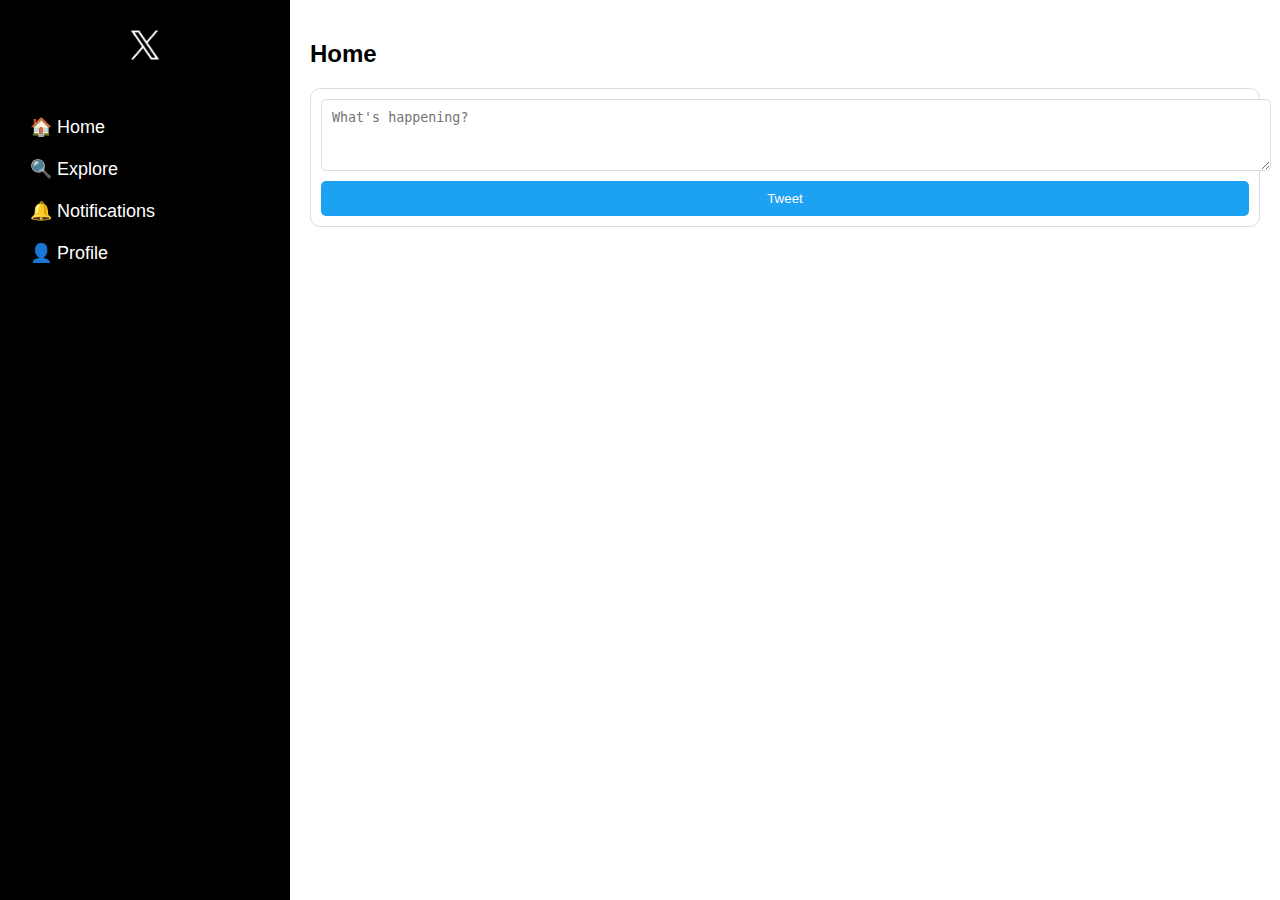
<file: 2nd/index.html>
<!DOCTYPE html>
<html lang="en">
<head>
    <meta charset="UTF-8">
    <meta name="viewport" content="width=device-width, initial-scale=1.0">
    <title>Twitter Clone</title>
    <link rel="stylesheet" href="style.css">
</head>
<body>
    <div class="sidebar">
        <img src="logo.png" class="logo" alt="Twitter Logo">
        <ul>
            <li class="active">🏠 Home</li>
            <li onclick="navigateTo('explore.html')"><a href=explore.html>🔍 Explore</a></li>
            <li onclick="navigateTo('notification.html')"><a href=notification.html>🔔 Notifications</a></li>
            <li onclick="navigateTo('profile.html')"><a href=profile.html>👤 Profile</a></li>
        </ul>
    </div>

    <div class="main-content">
        <div id="home" class="section">
            <h2>Home</h2>
            <div class="tweet-box">
                <textarea id="tweet-input" placeholder="What's happening?"></textarea>
                <button onclick="postTweet()">Tweet</button>
            </div>
            <div id="feed"></div>
        </div>

        <div id="explore" class="section hidden">
            <h2>Explore</h2>
            <p>Trending topics...</p>
        </div>

        <div id="notifications" class="section hidden">
            <h2>Notifications</h2>
            <p>No new notifications</p>
        </div>

        <div id="profile" class="section hidden">
            <h2>Your Profile</h2>
            <p>@username</p>
            <p>Bio goes here...</p>
        </div>
    </div>

    <script src="script.js"></script>
</body>
</html>
</file>
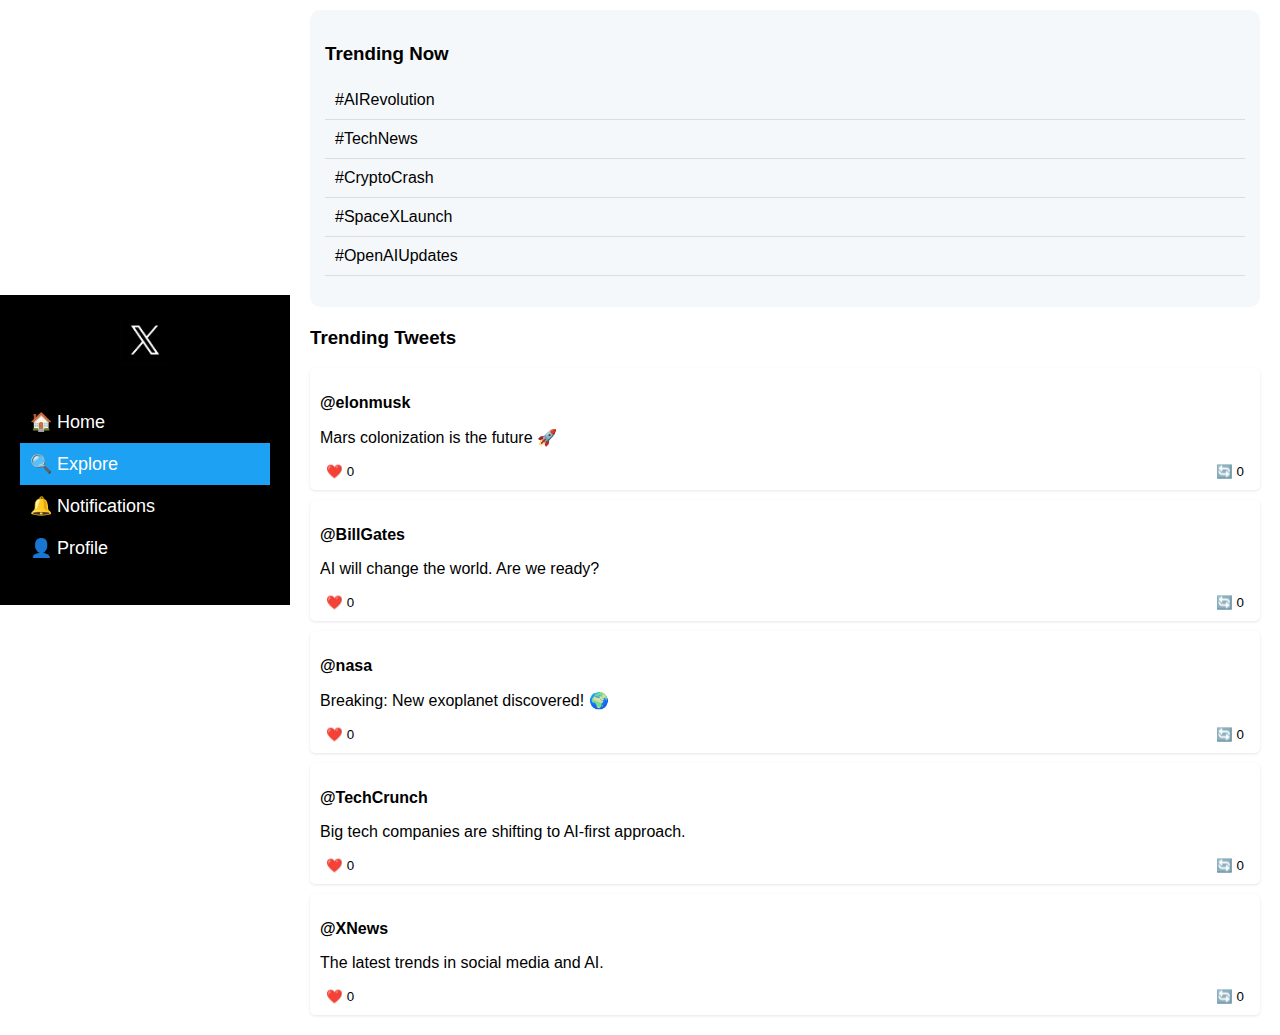
<file: 2nd/explore.html>
<!DOCTYPE html>
<html lang="en">
<head>
    <meta charset="UTF-8">
    <meta name="viewport" content="width=device-width, initial-scale=1.0">
    <title>Explore - Twitter Clone</title>
    <link rel="stylesheet" href="explore.css">
</head>
<body>
    <div class="sidebar">
        <img src="logo.png" class="logo" alt="Twitter Logo">
        <ul>
            <li onclick="navigateTo('index.html')"><a href=index.html>🏠 Home</a></li>
            <li class="active">🔍 Explore</li>
            <li onclick="navigateTo('notification.html')"><a href=notification.html>🔔 Notifications</a></li>
            <li onclick="navigateTo('profile.html')"><a href=profile.html>👤 Profile</a></li>
        </ul>
    </div>

    <div class="main-content">
        <h2>Explore</h2>
        <div class="search-bar">
            <input type="text" id="searchInput" placeholder="Search Twitter">
            <button onclick="searchTweets()">🔍</button>
        </div>

        <div id="trending">
            <h3>Trending Now</h3>
            <ul id="trending-list">
                <!-- Trending topics added dynamically -->
            </ul>
        </div>

        <div id="tweets">
            <h3>Trending Tweets</h3>
            <div id="tweet-feed">
                <!-- Tweets will be dynamically generated here -->
            </div>
        </div>
    </div>

    <script src="explore.js"></script>
</body>
</html>
</file>
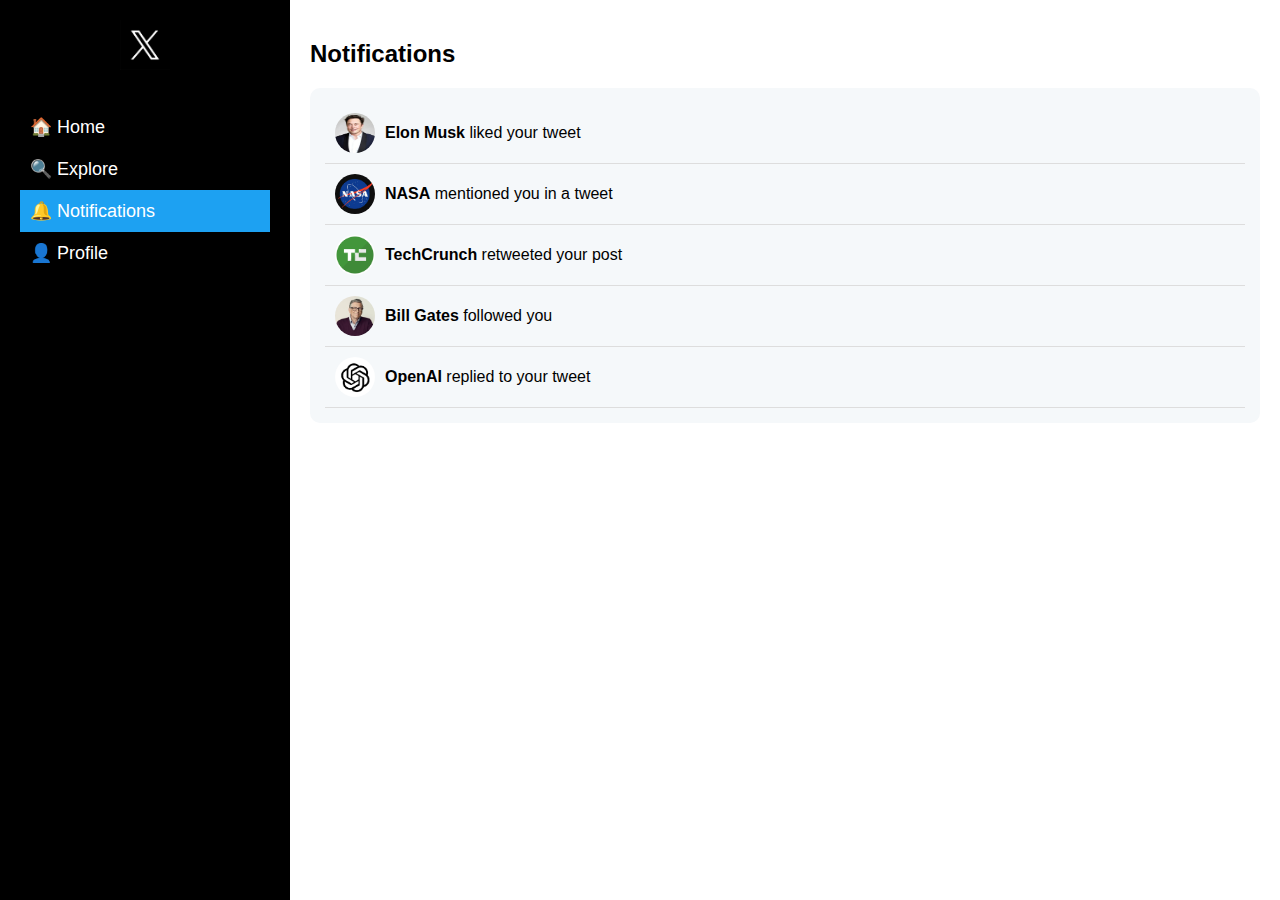
<file: 2nd/notification.html>
<!DOCTYPE html>
<html lang="en">
<head>
    <meta charset="UTF-8">
    <meta name="viewport" content="width=device-width, initial-scale=1.0">
    <title>Notifications - Twitter Clone</title>
    <link rel="stylesheet" href="notification.css">
</head>
<body>
    <div class="sidebar">
        <img src="logo.png" class="logo" alt="Twitter Logo">
        <ul>
            <li onclick="navigateTo('index.html')"><a href=index.html>🏠 Home</a></li>
            <li onclick="navigateTo('explore.html')"><a href=explore.html>🔍 Explore</a></li>
            <li class="active">🔔 Notifications</li>
            <li onclick="navigateTo('profile.html')"><a href=profile.html>👤 Profile</a></li>
        </ul>
    </div>

    <div class="main-content">
        <h2>Notifications</h2>
        <div id="notifications-feed">
            <!-- Notifications will be loaded dynamically -->
        </div>
    </div>

    <script src="notification.js"></script>
</body>
</html>
</file>
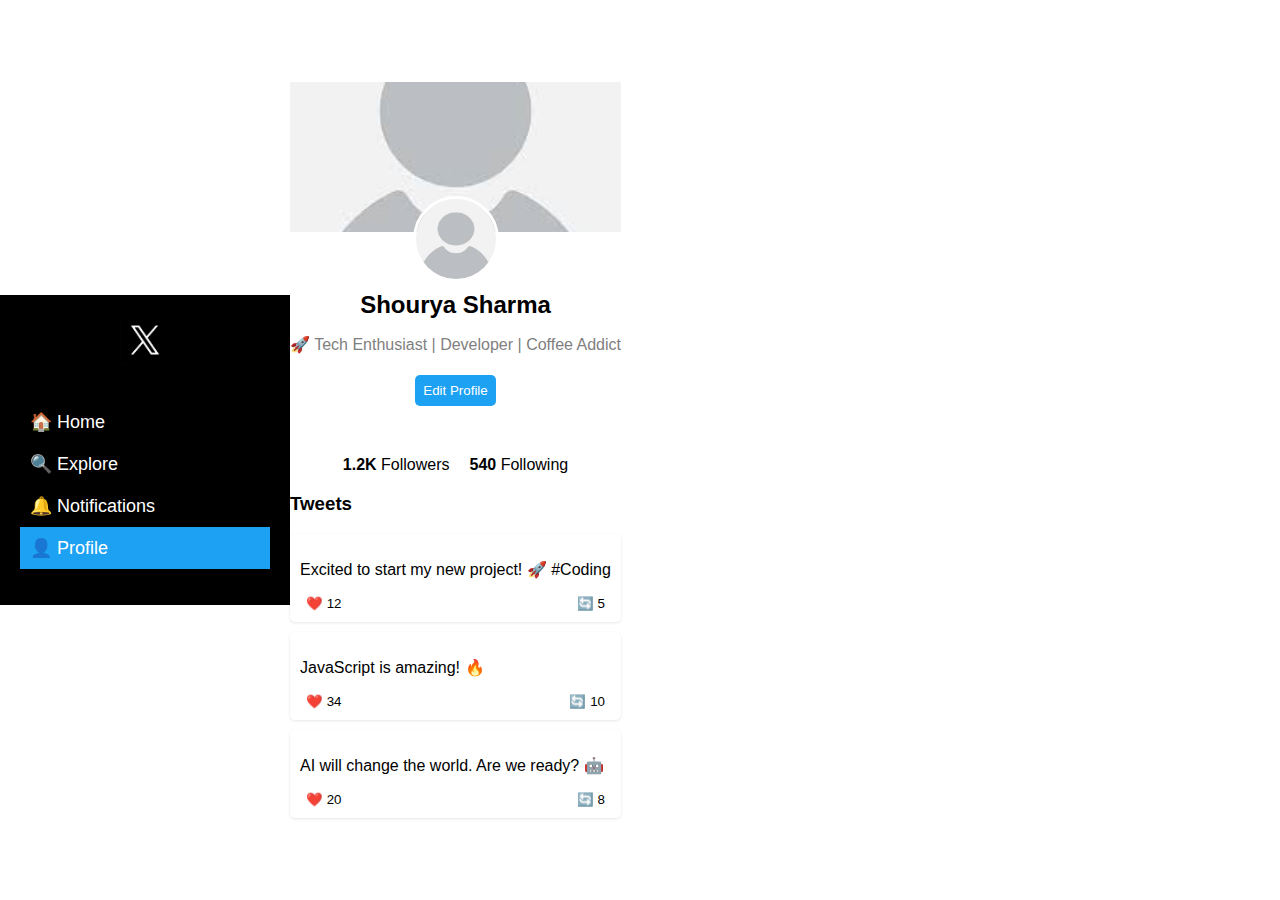
<file: 2nd/profile.html>
<!DOCTYPE html>
<html lang="en">
<head>
    <meta charset="UTF-8">
    <meta name="viewport" content="width=device-width, initial-scale=1.0">
    <title>Profile - Twitter Clone</title>
    <link rel="stylesheet" href="profile.css">
</head>
<body>
    <div class="sidebar">
        <img src="logo.png" class="logo" alt="Twitter Logo">
        <ul>
            <li onclick="navigateTo('index.html')"><a href=index.html>🏠 Home</a></li>
            <li onclick="navigateTo('explore.html')"><a href=explore.html>🔍 Explore</a></li>
            <li onclick="navigateTo('notification.html')"><a href=notification.html>🔔 Notifications</a></li>
            <li class="active">👤 Profile</li>
        </ul>
    </div>

    <div class="main-content">
        <div class="profile-header">
            <div class="cover-photo">
                <img src="pic.jpeg" alt="Cover Photo">
            </div>
            <div class="profile-info">
                <img src="pic.jpeg" class="profile-pic" alt="Profile Picture">
                <h2 id="profile-name">Shourya Sharma</h2>
                <p id="profile-bio">🚀 Tech Enthusiast | Developer | Coffee Addict</p>
                <button onclick="editProfile()">Edit Profile</button>
            </div>
        </div>

        <div class="stats">
            <p><strong id="followers">1.2K</strong> Followers</p>
            <p><strong id="following">540</strong> Following</p>
        </div>

        <h3>Tweets</h3>
        <div id="tweet-feed">
            <!-- User tweets will be dynamically loaded here -->
        </div>
    </div>

    <script src="profile.js"></script>
</body>
</html>
</file>
<file: 2nd/style.css>
/* General Page Styles */
body {
    font-family: Arial, sans-serif;
    margin: 0;
    display: flex;
    height: 100vh;
    background: #fff;
}

/* Sidebar Styles */
.sidebar {
    width: 250px;
    background: black;
    color: white;
    padding: 20px;
    display: flex;
    flex-direction: column;
    align-items: center;
}

.logo {
    width: 50px;
    margin-bottom: 20px;
}

.sidebar ul {
    list-style: none;
    padding: 0;
    width: 100%;
}

.sidebar ul li {
    padding: 15px;
    cursor: pointer;
    text-align: left;
    font-size: 18px;
    transition: background 0.2s;
}

.sidebar ul li:hover {
    background: #333;
}

/* Main Content */
.main-content {
    flex: 1;
    padding: 20px;
    overflow-y: auto;
}

/* Sections */
.section {
    display: block;
}

.hidden {
    display: none;
}

/* Tweet Box */
.tweet-box {
    display: flex;
    flex-direction: column;
    border: 1px solid #ddd;
    padding: 10px;
    border-radius: 10px;
}

textarea {
    width: 100%;
    height: 50px;
    padding: 10px;
    margin-bottom: 10px;
    border: 1px solid #ddd;
    border-radius: 5px;
}

button {
    background: #1DA1F2;
    color: white;
    border: none;
    padding: 10px;
    cursor: pointer;
    border-radius: 5px;
}

/* Tweet */
.tweet {
    background: #fff;
    padding: 10px;
    margin-top: 10px;
    border-radius: 5px;
    box-shadow: 0px 1px 3px rgba(0, 0, 0, 0.1);
}

.tweet-actions {
    display: flex;
    justify-content: space-between;
    margin-top: 5px;
}

button.like, button.retweet {
    background: none;
    border: none;
    cursor: pointer;
}
.sidebar ul li a {
    text-decoration: none; /* Removes underline */
    color: inherit; /* Inherits color from parent (default text color) */
}

.sidebar ul li {
    list-style: none;
    padding: 10px;
    cursor: pointer;
}

.sidebar ul li:hover {
    background-color: #f0f0f0; /* Light hover effect */
}
</file>
<file: 2nd/explore.css>
/* General Styling */
body {
    font-family: Arial, sans-serif;
    margin: 0;
    display: flex;
    height: 100vh;
    background: #fff;
    align-items: center;
}

/* Sidebar */
.sidebar {
    width: 250px;
    background: black;
    color: white;
    padding: 20px;
    display: flex;
    flex-direction: column;
    align-items: center;
}

.logo {
    width: 50px;
    margin-bottom: 20px;
}

.sidebar ul {
    list-style: none;
    padding: 0;
    width: 100%;
}

.sidebar ul li {
    padding: 15px;
    cursor: pointer;
    text-align: left;
    font-size: 18px;
    transition: background 0.2s;
}

.sidebar ul li:hover {
    background: #333;
}

.sidebar ul .active {
    background: #1DA1F2;
}

/* Main Content */
.main-content {
    flex: 1;
    padding: 20px;
    overflow-y: auto;
}

/* Search Bar */
.search-bar {
    display: flex;
    gap: 10px;
    margin-bottom: 20px;
}

.search-bar input {
    width: 100%;
    padding: 10px;
    border: 1px solid #ddd;
    border-radius: 5px;
}

.search-bar button {
    background: #1DA1F2;
    color: white;
    border: none;
    padding: 10px;
    cursor: pointer;
    border-radius: 5px;
}

/* Trending Section */
#trending {
    background: #f5f8fa;
    padding: 15px;
    border-radius: 10px;
    margin-bottom: 20px;
}

#trending h3 {
    margin-bottom: 10px;
}

#trending-list {
    list-style: none;
    padding: 0;
}

#trending-list li {
    padding: 10px;
    cursor: pointer;
    border-bottom: 1px solid #ddd;
}

#trending-list li:hover {
    background: #e6ecf0;
}

/* Tweets Section */
.tweet {
    background: #fff;
    padding: 10px;
    margin-top: 10px;
    border-radius: 5px;
    box-shadow: 0px 1px 3px rgba(0,0,0,0.1);
}

.tweet-actions {
    display: flex;
    justify-content: space-between;
    margin-top: 5px;
}

button.like, button.retweet {
    background: none;
    border: none;
    cursor: pointer;
}
.sidebar ul li a {
    text-decoration: none; /* Removes underline */
    color: inherit; /* Inherits color from parent (default text color) */
}

.sidebar ul li {
    list-style: none;
    padding: 10px;
    cursor: pointer;
}

.sidebar ul li:hover {
    background-color: #f0f0f0; /* Light hover effect */
}
</file>
<file: 2nd/notification.css>
/* General Page Styles */
body {
    font-family: Arial, sans-serif;
    margin: 0;
    display: flex;
    height: 100vh;
    background: #fff;
}

/* Sidebar */
.sidebar {
    width: 250px;
    background: black;
    color: white;
    padding: 20px;
    display: flex;
    flex-direction: column;
    align-items: center;
}

.logo {
    width: 50px;
    margin-bottom: 20px;
}

.sidebar ul {
    list-style: none;
    padding: 0;
    width: 100%;
}

.sidebar ul li {
    padding: 15px;
    cursor: pointer;
    text-align: left;
    font-size: 18px;
    transition: background 0.2s;
}

.sidebar ul li:hover {
    background: #333;
}

.sidebar ul .active {
    background: #1DA1F2;
}

/* Main Content */
.main-content {
    flex: 1;
    padding: 20px;
    overflow-y: auto;
}

/* Notification Feed */
#notifications-feed {
    background: #f5f8fa;
    padding: 15px;
    border-radius: 10px;
}

.notification {
    padding: 10px;
    border-bottom: 1px solid #ddd;
    display: flex;
    align-items: center;
}

.notification img {
    width: 40px;
    height: 40px;
    border-radius: 50%;
    margin-right: 10px;
}

.notification p {
    margin: 0;
}

.notification:hover {
    background: #e6ecf0;
}
.sidebar ul li a {
    text-decoration: none; /* Removes underline */
    color: inherit; /* Inherits color from parent (default text color) */
}

.sidebar ul li {
    list-style: none;
    padding: 10px;
    cursor: pointer;
}

.sidebar ul li:hover {
    background-color: #f0f0f0; /* Light hover effect */
}
</file>
<file: 2nd/profile.css>
/* General Page Styling */
body {
    font-family: Arial, sans-serif;
    margin: 0;
    display: flex;
    height: 100vh;
    background: #fff;
    align-items: center;
}

/* Sidebar */
.sidebar {
    width: 250px;
    background: black;
    color: white;
    padding: 20px;
    display: flex;
    flex-direction: column;
    align-items: center;
}

.logo {
    width: 50px;
    margin-bottom: 20px;
}

.sidebar ul {
    list-style: none;
    padding: 0;
    width: 100%;
}

.sidebar ul li {
    padding: 15px;
    cursor: pointer;
    text-align: left;
    font-size: 18px;
    transition: background 0.2s;
}

.sidebar ul li:hover {
    background: #333;
}

.sidebar ul .active {
    background: #1DA1F2;
}

/* Profile Header */
.profile-header {
    text-align: center;
    position: relative;
}

.cover-photo img {
    width: 100%;
    height: 150px;
    object-fit: cover;
}

.profile-info {
    position: relative;
    top: -40px;
}

.profile-pic {
    width: 80px;
    height: 80px;
    border-radius: 50%;
    border: 3px solid white;
}

.profile-info h2 {
    margin: 5px 0;
}

.profile-info p {
    color: gray;
}

.profile-info button {
    background: #1DA1F2;
    color: white;
    border: none;
    padding: 8px;
    border-radius: 5px;
    cursor: pointer;
    margin-top: 5px;
}

/* Stats */
.stats {
    display: flex;
    justify-content: center;
    gap: 20px;
    margin: 10px 0;
}

.stats p {
    margin: 0;
    font-size: 16px;
}

/* Tweets */
.tweet {
    background: #fff;
    padding: 10px;
    margin-top: 10px;
    border-radius: 5px;
    box-shadow: 0px 1px 3px rgba(0,0,0,0.1);
}

.tweet-actions {
    display: flex;
    justify-content: space-between;
    margin-top: 5px;
}

button.like, button.retweet {
    background: none;
    border: none;
    cursor: pointer;
}
.sidebar ul li a {
    text-decoration: none; /* Removes underline */
    color: inherit; /* Inherits color from parent (default text color) */
}

.sidebar ul li {
    list-style: none;
    padding: 10px;
    cursor: pointer;
}

.sidebar ul li:hover {
    background-color: #f0f0f0; /* Light hover effect */
}
</file>
